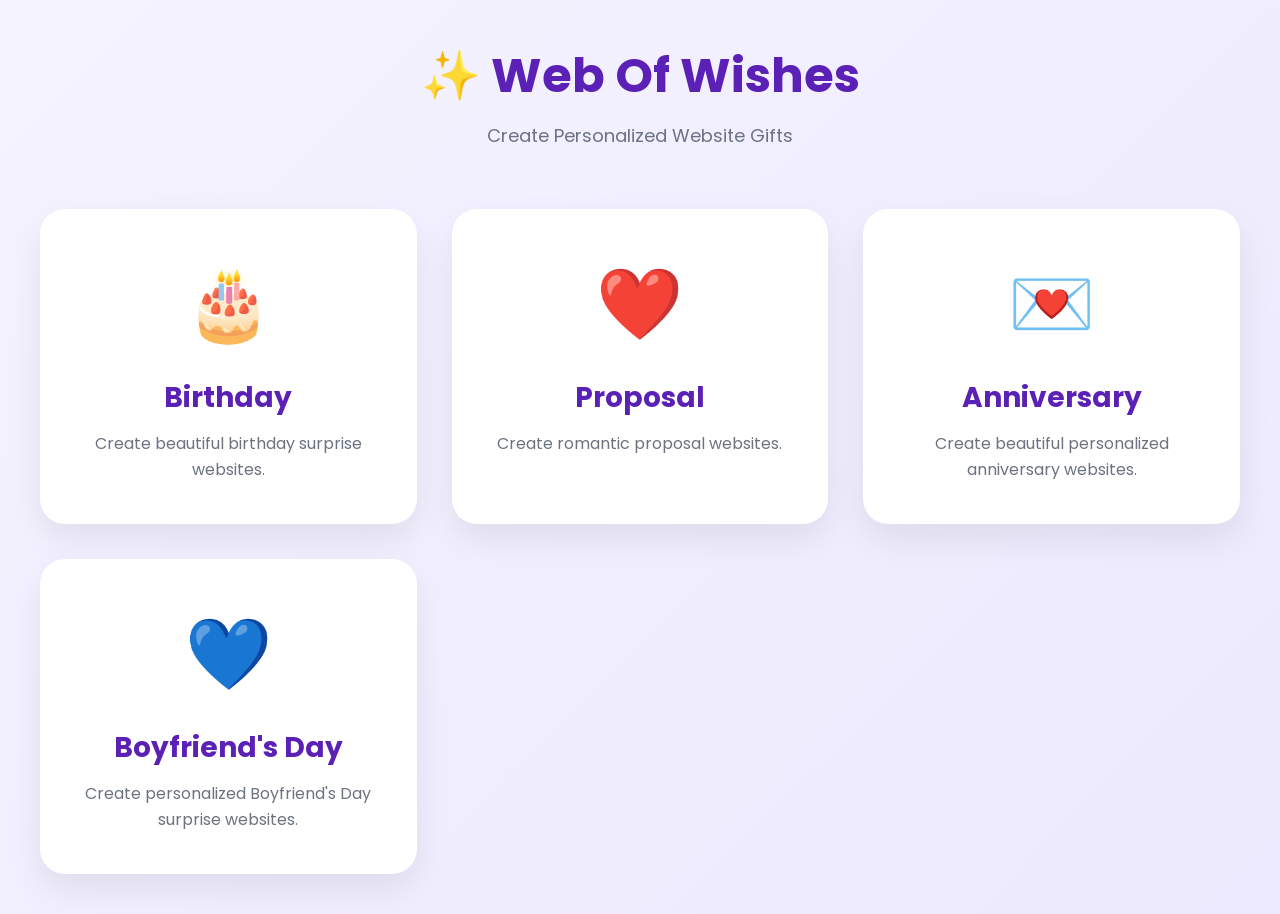
<file: index.html>
<!DOCTYPE html>
<html lang="en">

<head>

    <meta charset="UTF-8">

    <meta name="viewport"
          content="width=device-width, initial-scale=1.0">

    <title>Web Of Wishes</title>

    <link rel="stylesheet" href="css/dashboard.css">

    <link rel="preconnect"
          href="https://fonts.googleapis.com">

    <link rel="preconnect"
          href="https://fonts.gstatic.com"
          crossorigin>

    <link href="https://fonts.googleapis.com/css2?family=Poppins:wght@300;400;500;600;700&display=swap"
          rel="stylesheet">

</head>

<body>

    <div class="container">

        <header>

            <h1>✨ Web Of Wishes</h1>

            <p>Create Personalized Website Gifts</p>

        </header>


        <div class="project-grid">

            <!-- BIRTHDAY -->

            <a href="admin/birthday.html" class="card">

                <div class="emoji">🎂</div>

                <h2>Birthday</h2>

                <p>Create beautiful birthday surprise websites.</p>

            </a>


            <!-- PROPOSAL -->

            <a href="admin/proposal.html" class="card">

                <div class="emoji">❤️</div>

                <h2>Proposal</h2>

                <p>Create romantic proposal websites.</p>

            </a>


            <!-- ANNIVERSARY -->

            <a href="admin/anniversary.html" class="card">

                <div class="emoji">💌</div>

                <h2>Anniversary</h2>

                <p>Create beautiful personalized anniversary websites.</p>

            </a>


            <!-- BOYFRIEND'S DAY -->

            <a href="admin/boyfriends-day.html" class="card">

                <div class="emoji">💙</div>

                <h2>Boyfriend's Day</h2>

                <p>Create personalized Boyfriend's Day surprise websites.</p>

            </a>


        </div>

    </div>


    <script src="js/dashboard.js"></script>

</body>

</html>
</file>
<file: css/dashboard.css>
*{
    margin:0;
    padding:0;
    box-sizing:border-box;
    font-family:'Poppins',sans-serif;
}

body{

    min-height:100vh;

    background:linear-gradient(135deg,#f5f3ff,#ede9fe);

    display:flex;

    justify-content:center;

    align-items:center;

    padding:40px;

}

.container{

    width:100%;
    max-width:1200px;

}

header{

    text-align:center;
    margin-bottom:60px;

}

header h1{

    font-size:48px;
    color:#5b21b6;
    margin-bottom:10px;

}

header p{

    color:#6b7280;
    font-size:18px;

}

.project-grid{

    display:grid;

    grid-template-columns:repeat(auto-fit,minmax(280px,1fr));

    gap:35px;

}

.card{

    background:white;

    border-radius:25px;

    padding:40px;

    text-align:center;

    text-decoration:none;

    color:#333;

    transition:.35s;

    box-shadow:0 15px 35px rgba(0,0,0,.08);

    border:2px solid transparent;

}

.card:hover{

    transform:translateY(-10px);

    border-color:#8b5cf6;

    box-shadow:0 25px 50px rgba(91,33,182,.18);

}

.emoji{

    font-size:70px;

    margin-bottom:20px;

}

.card h2{

    font-size:28px;

    color:#5b21b6;

    margin-bottom:12px;

}

.card p{

    color:#6b7280;

    line-height:1.6;

}

@media(max-width:768px){

header h1{

font-size:38px;

}

.project-grid{

grid-template-columns:1fr;

}

.card{

padding:35px;

}

}
</file>
